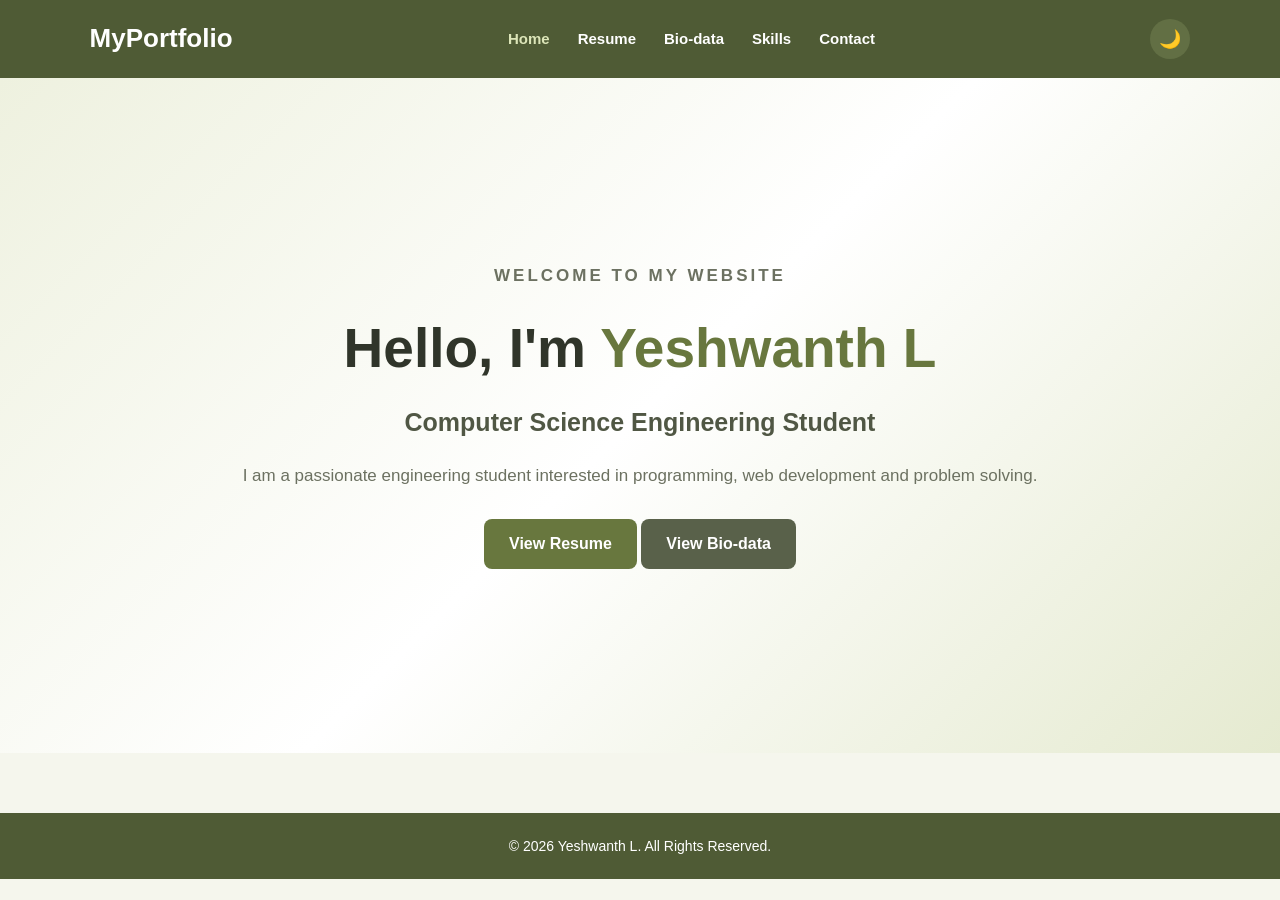
<file: index.html>
<!DOCTYPE html>
<html lang="en"><head>
<meta charset="UTF-8"><meta name="viewport" content="width=device-width, initial-scale=1.0">
<title>My Portfolio | Home</title><link rel="stylesheet" href="style.css">
</head><body>
<header><nav><h2 class="logo">MyPortfolio</h2>
<ul class="nav-links">
<li><a class="active" href="index.html">Home</a></li><li><a href="resume.html">Resume</a></li>
<li><a href="biodata.html">Bio-data</a></li><li><a href="skills.html">Skills</a></li><li><a href="contact.html">Contact</a></li>
</ul><button id="themeBtn">🌙</button></nav></header>
<main class="hero"><section class="hero-content">
<p class="welcome">WELCOME TO MY WEBSITE</p><h1>Hello, I'm <span>Yeshwanth L</span></h1>
<h2>Computer Science Engineering Student</h2>
<p>I am a passionate engineering student interested in programming, web development and problem solving.</p>
<div class="buttons"><a href="resume.html" class="btn">View Resume</a> <a href="biodata.html" class="btn secondary">View Bio-data</a></div>
</section></main><footer><p>&copy; 2026 Yeshwanth L. All Rights Reserved.</p></footer>
<script src="js/script.js"></script></body></html>
</file>
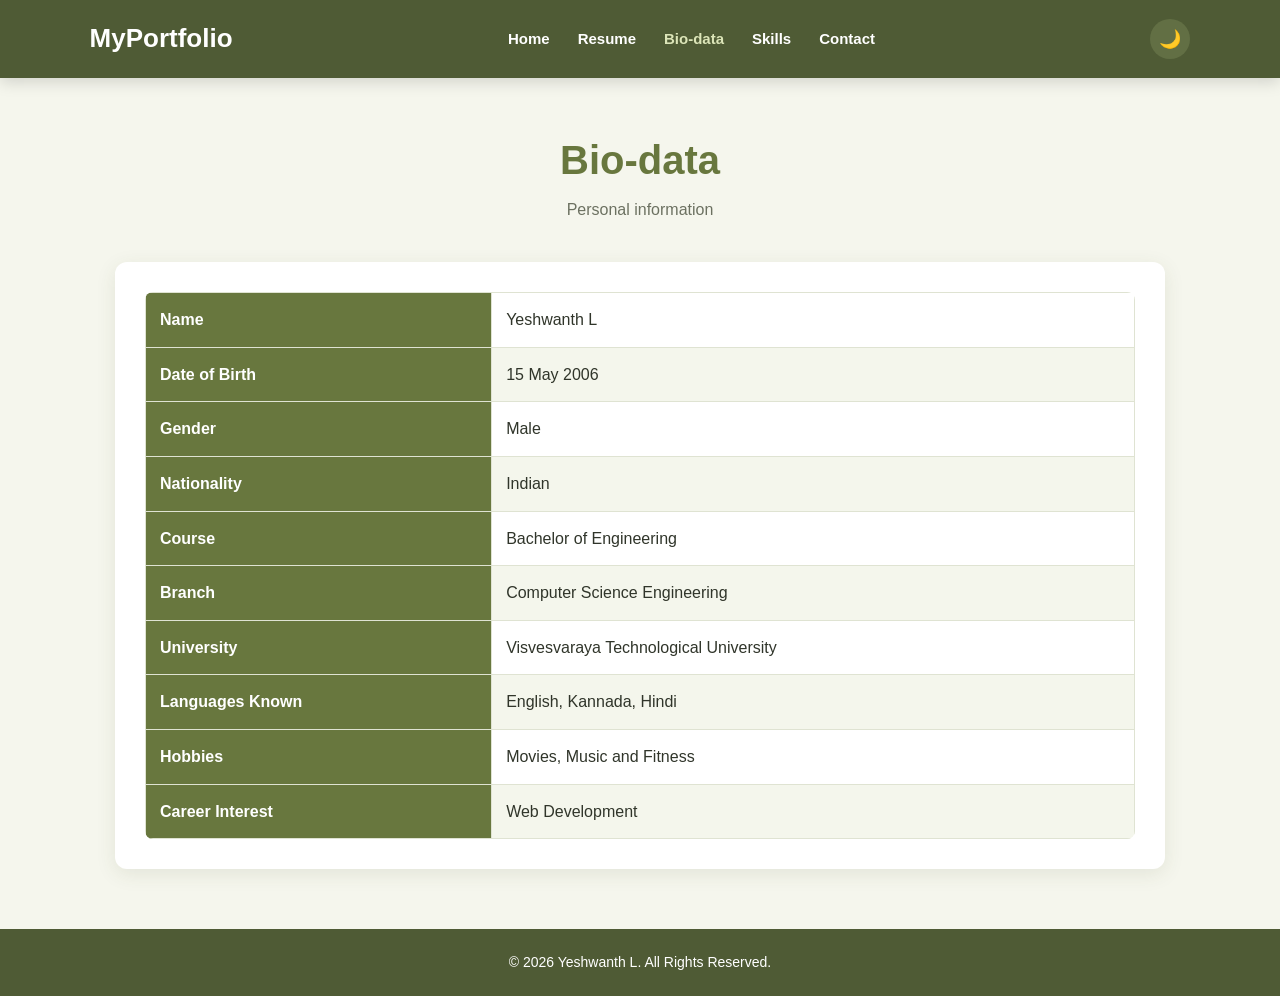
<file: biodata.html>
<!DOCTYPE html>
<html lang="en"><head><meta charset="UTF-8"><meta name="viewport" content="width=device-width, initial-scale=1.0">
<title>Bio-data | Yeshwanth L</title><link rel="stylesheet" href="style.css"></head><body>
<header><nav><h2 class="logo">MyPortfolio</h2><ul class="nav-links">
<li><a href="index.html">Home</a></li><li><a href="resume.html">Resume</a></li><li><a class="active" href="biodata.html">Bio-data</a></li><li><a href="skills.html">Skills</a></li><li><a href="contact.html">Contact</a></li>
</ul><button id="themeBtn">🌙</button></nav></header>
<main class="container"><section class="page-title"><h1>Bio-data</h1><p>Personal information</p></section><section class="card"><table class="biodata-table">
<tr><th>Name</th><td>Yeshwanth L</td></tr><tr><th>Date of Birth</th><td>15 May 2006</td></tr><tr><th>Gender</th><td>Male</td></tr><tr><th>Nationality</th><td>Indian</td></tr><tr><th>Course</th><td>Bachelor of Engineering</td></tr><tr><th>Branch</th><td>Computer Science Engineering</td></tr><tr><th>University</th><td>Visvesvaraya Technological University</td></tr><tr><th>Languages Known</th><td>English, Kannada, Hindi</td></tr><tr><th>Hobbies</th><td>Movies, Music and Fitness</td></tr><tr><th>Career Interest</th><td>Web Development</td></tr>
</table></section></main><footer><p>&copy; 2026 Yeshwanth L. All Rights Reserved.</p></footer><script src="js/script.js"></script></body></html>
</file>
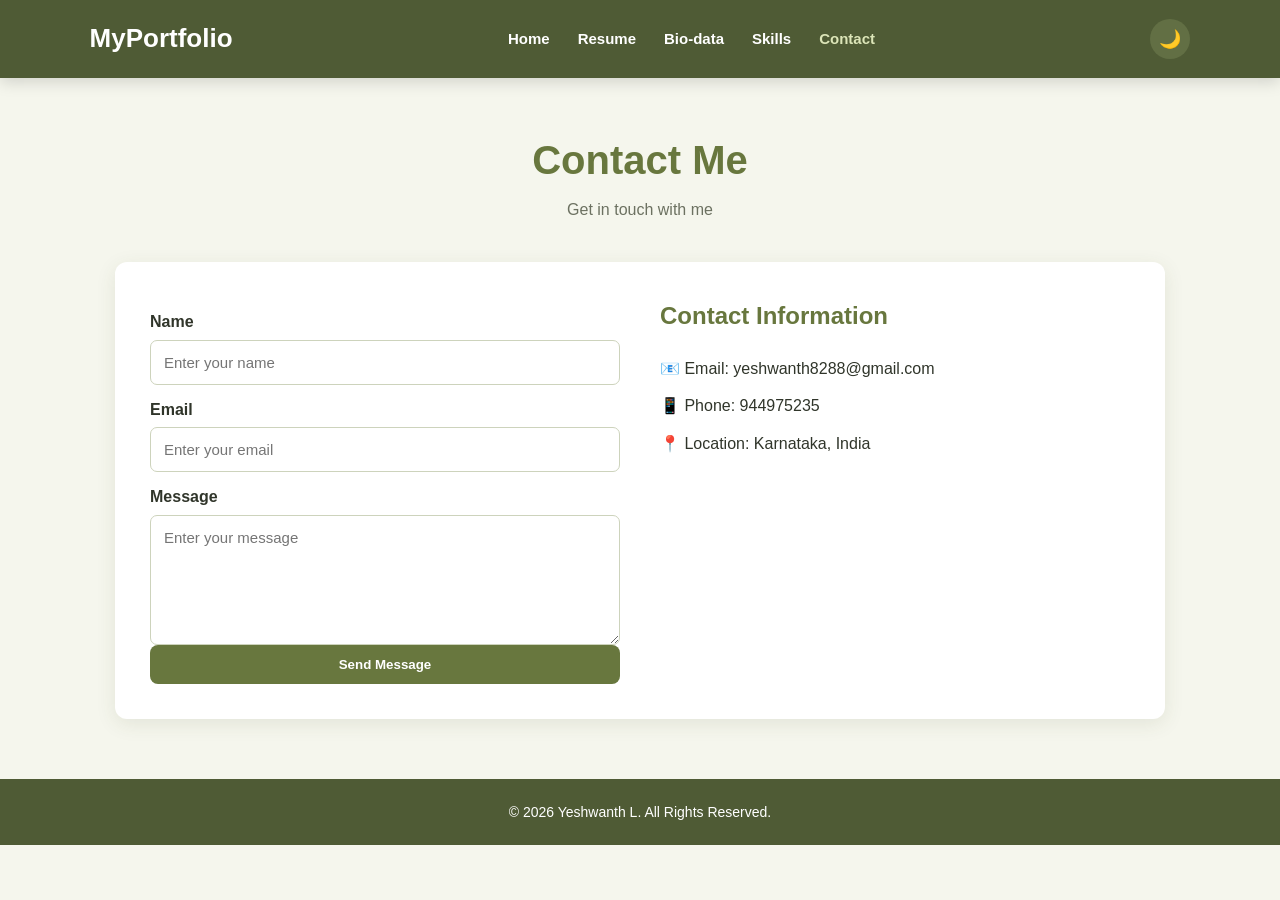
<file: contact.html>
<!DOCTYPE html>
<html lang="en"><head><meta charset="UTF-8"><meta name="viewport" content="width=device-width, initial-scale=1.0">
<title>Contact | Yeshwanth L</title><link rel="stylesheet" href="style.css"></head><body>
<header><nav><h2 class="logo">MyPortfolio</h2><ul class="nav-links">
<li><a href="index.html">Home</a></li><li><a href="resume.html">Resume</a></li><li><a href="biodata.html">Bio-data</a></li><li><a href="skills.html">Skills</a></li><li><a class="active" href="contact.html">Contact</a></li>
</ul><button id="themeBtn">🌙</button></nav></header>
<main class="container"><section class="page-title"><h1>Contact Me</h1><p>Get in touch with me</p></section><section class="contact-card">
<form id="contactForm"><label for="name">Name</label><input type="text" id="name" placeholder="Enter your name">
<label for="email">Email</label><input type="email" id="email" placeholder="Enter your email">
<label for="message">Message</label><textarea id="message" rows="6" placeholder="Enter your message"></textarea>
<button type="submit" class="btn">Send Message</button></form>
<div class="contact-info"><h2>Contact Information</h2><p>📧 Email: yeshwanth8288@gmail.com</p><p>📱 Phone: 944975235</p><p>📍 Location: Karnataka, India</p></div>
</section></main><footer><p>&copy; 2026 Yeshwanth L. All Rights Reserved.</p></footer><script src="js/script.js"></script></body></html>
</file>
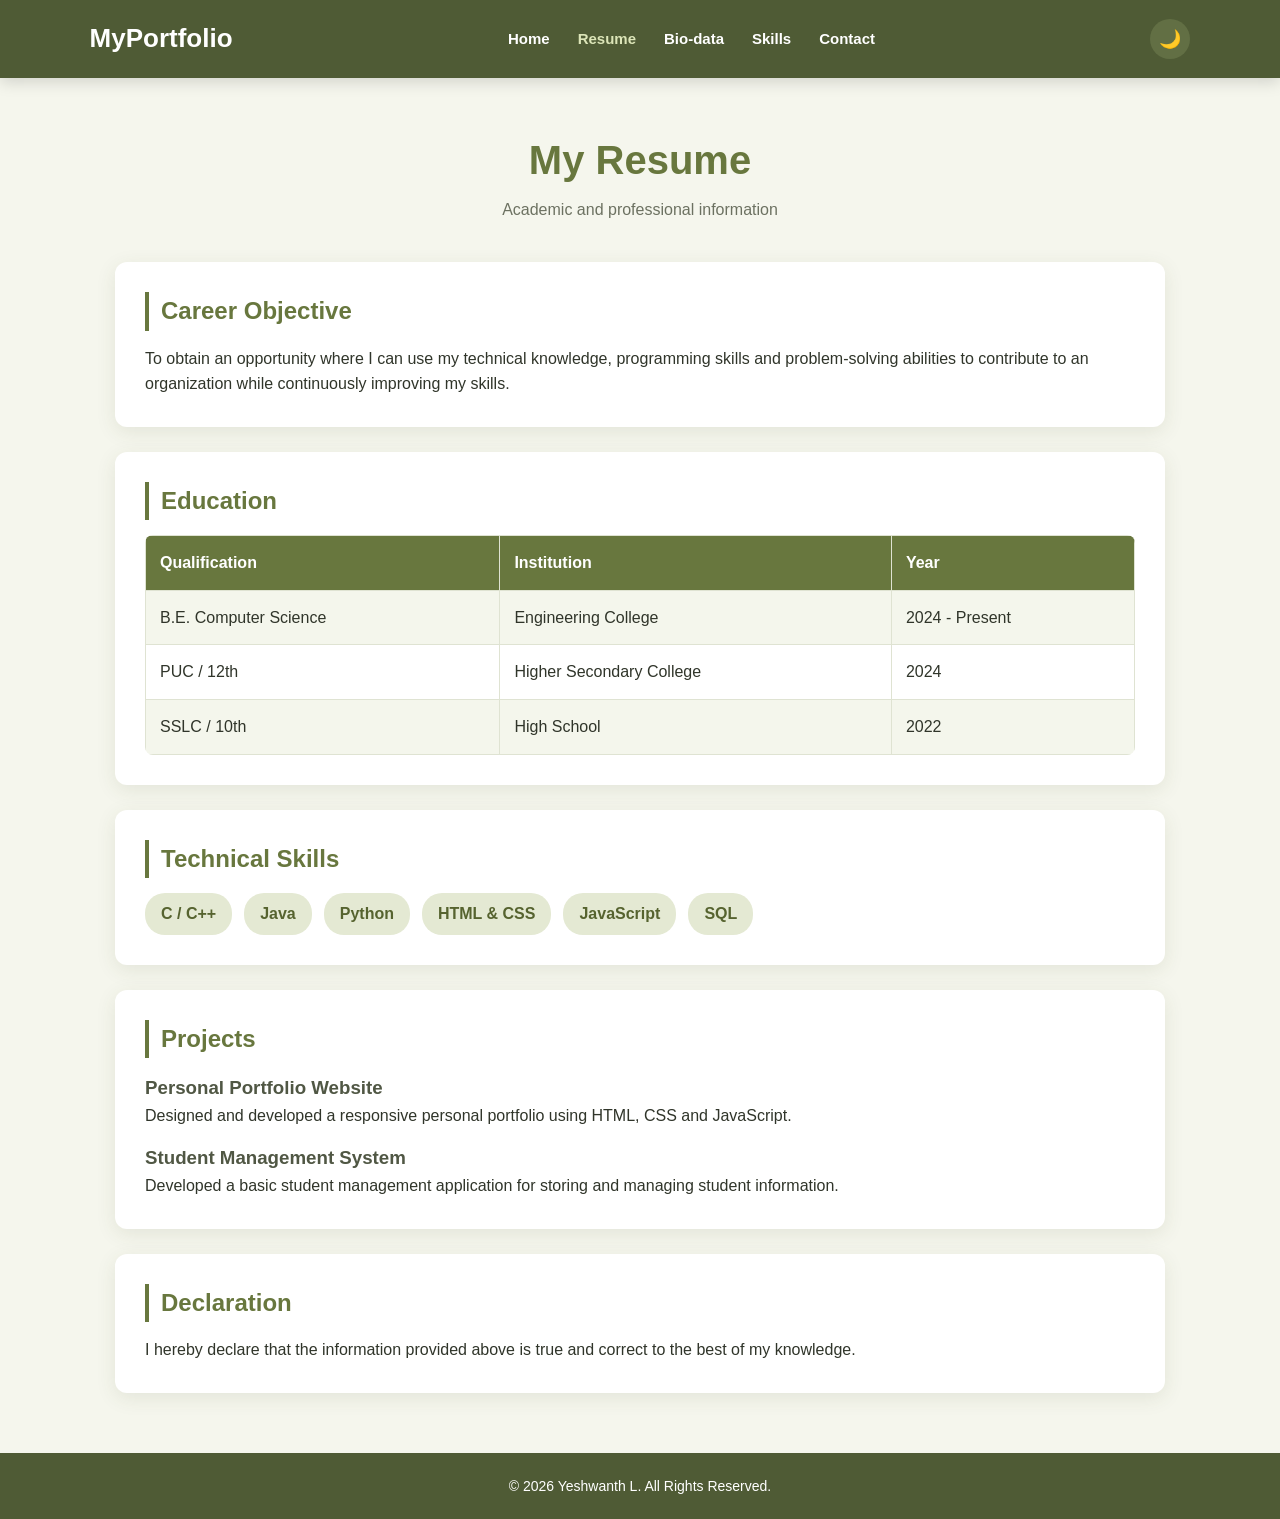
<file: resume.html>
<!DOCTYPE html>
<html lang="en"><head><meta charset="UTF-8"><meta name="viewport" content="width=device-width, initial-scale=1.0">
<title>Resume | Yeshwanth L</title><link rel="stylesheet" href="style.css"></head><body>
<header><nav><h2 class="logo">MyPortfolio</h2><ul class="nav-links">
<li><a href="index.html">Home</a></li><li><a class="active" href="resume.html">Resume</a></li><li><a href="biodata.html">Bio-data</a></li><li><a href="skills.html">Skills</a></li><li><a href="contact.html">Contact</a></li>
</ul><button id="themeBtn">🌙</button></nav></header>
<main class="container"><section class="page-title"><h1>My Resume</h1><p>Academic and professional information</p></section>
<section class="card"><h2>Career Objective</h2><p>To obtain an opportunity where I can use my technical knowledge, programming skills and problem-solving abilities to contribute to an organization while continuously improving my skills.</p></section>
<section class="card"><h2>Education</h2><table><tr><th>Qualification</th><th>Institution</th><th>Year</th></tr>
<tr><td>B.E. Computer Science</td><td>Engineering College</td><td>2024 - Present</td></tr><tr><td>PUC / 12th</td><td>Higher Secondary College</td><td>2024</td></tr><tr><td>SSLC / 10th</td><td>High School</td><td>2022</td></tr></table></section>
<section class="card"><h2>Technical Skills</h2><ul class="skill-list"><li>C / C++</li><li>Java</li><li>Python</li><li>HTML &amp; CSS</li><li>JavaScript</li><li>SQL</li></ul></section>
<section class="card"><h2>Projects</h2><article><h3>Personal Portfolio Website</h3><p>Designed and developed a responsive personal portfolio using HTML, CSS and JavaScript.</p></article>
<article><h3>Student Management System</h3><p>Developed a basic student management application for storing and managing student information.</p></article></section>
<section class="card"><h2>Declaration</h2><p>I hereby declare that the information provided above is true and correct to the best of my knowledge.</p></section></main>
<footer><p>&copy; 2026 Yeshwanth L. All Rights Reserved.</p></footer><script src="js/script.js"></script></body></html>
</file>
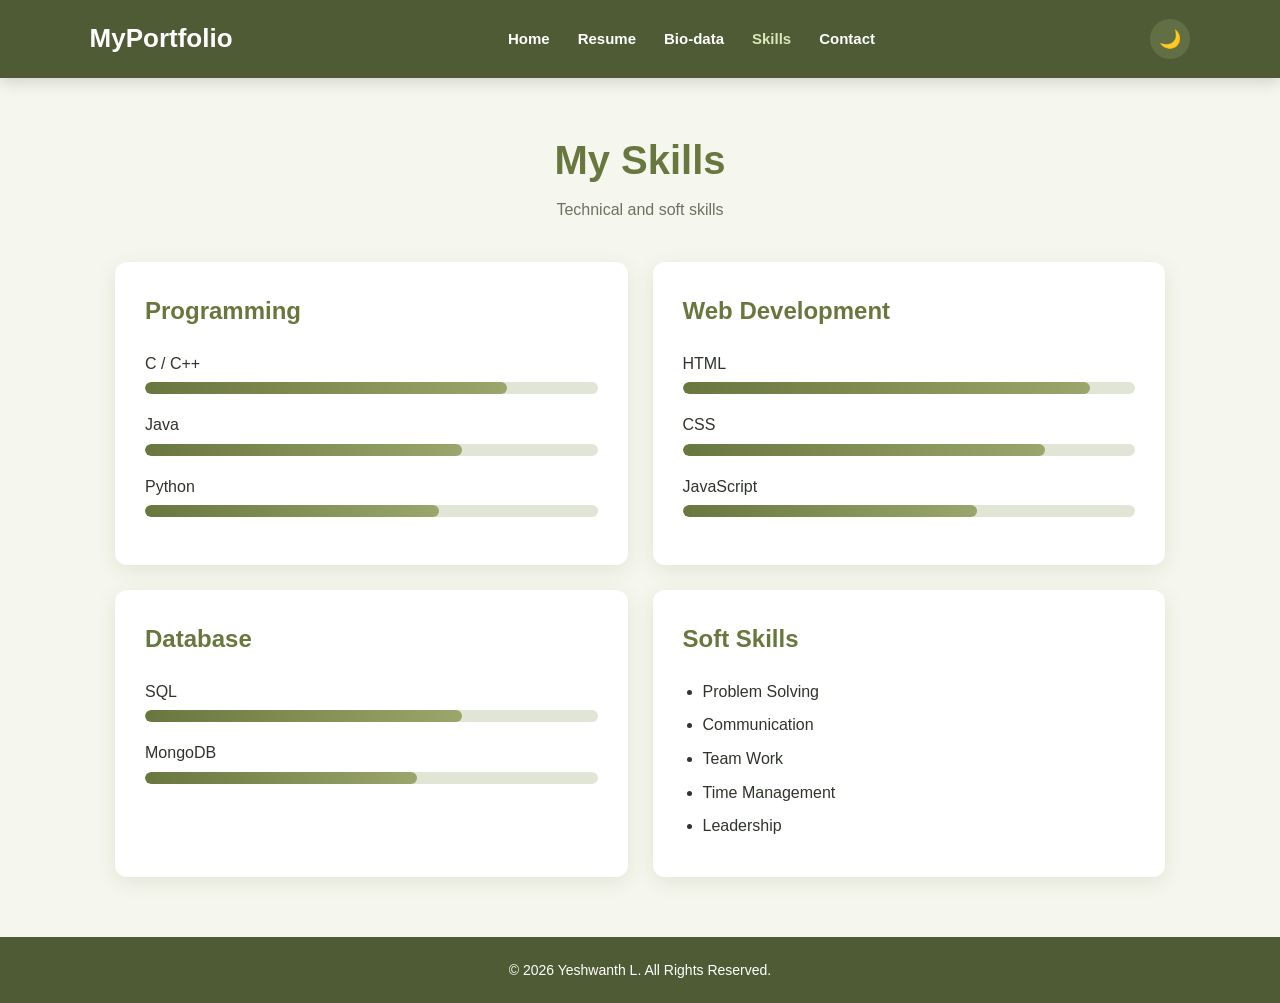
<file: skills.html>
<!DOCTYPE html>
<html lang="en"><head><meta charset="UTF-8"><meta name="viewport" content="width=device-width, initial-scale=1.0">
<title>Skills | Yeshwanth L</title><link rel="stylesheet" href="style.css"></head><body>
<header><nav><h2 class="logo">MyPortfolio</h2><ul class="nav-links">
<li><a href="index.html">Home</a></li><li><a href="resume.html">Resume</a></li><li><a href="biodata.html">Bio-data</a></li><li><a class="active" href="skills.html">Skills</a></li><li><a href="contact.html">Contact</a></li>
</ul><button id="themeBtn">🌙</button></nav></header>
<main class="container"><section class="page-title"><h1>My Skills</h1><p>Technical and soft skills</p></section><section class="skills-grid">
<div class="skill-card"><h2>Programming</h2><p>C / C++</p><div class="progress"><div data-width="80%"></div></div><p>Java</p><div class="progress"><div data-width="70%"></div></div><p>Python</p><div class="progress"><div data-width="65%"></div></div></div>
<div class="skill-card"><h2>Web Development</h2><p>HTML</p><div class="progress"><div data-width="90%"></div></div><p>CSS</p><div class="progress"><div data-width="80%"></div></div><p>JavaScript</p><div class="progress"><div data-width="65%"></div></div></div>
<div class="skill-card"><h2>Database</h2><p>SQL</p><div class="progress"><div data-width="70%"></div></div><p>MongoDB</p><div class="progress"><div data-width="60%"></div></div></div>
<div class="skill-card"><h2>Soft Skills</h2><ul><li>Problem Solving</li><li>Communication</li><li>Team Work</li><li>Time Management</li><li>Leadership</li></ul></div>
</section></main><footer><p>&copy; 2026 Yeshwanth L. All Rights Reserved.</p></footer><script src="js/script.js"></script></body></html>
</file>
<file: style.css>
/* GENERAL */
* { margin: 0; padding: 0; box-sizing: border-box; }
html { scroll-behavior: smooth; }
body { font-family: Arial, Helvetica, sans-serif; background: #f5f6ed; color: #30352a; line-height: 1.6; }
/* NAVIGATION */
header { background: #4f5b35; padding: 18px 7%; box-shadow: 0 4px 15px rgba(0,0,0,.15); }
nav { max-width: 1200px; margin: auto; display: flex; align-items: center; justify-content: space-between; }
.logo { color: white; font-size: 26px; font-weight: bold; }
.nav-links { display: flex; align-items: center; gap: 28px; list-style: none; }
.nav-links a { color: #fff; text-decoration: none; font-size: 15px; font-weight: 600; transition: .3s; }
.nav-links a:hover, .nav-links a.active { color: #dce5b8; }
/* THEME BUTTON */
#themeBtn { border: none; background: #626f44; color: white; width: 40px; height: 40px; border-radius: 50%; cursor: pointer; font-size: 18px; transition: .3s; }
#themeBtn:hover { background: #717e51; transform: rotate(20deg); }
/* HOME */
.hero { min-height: 75vh; display: flex; justify-content: center; align-items: center; text-align: center; background: linear-gradient(135deg, #eef1df, #fff, #e5ead0); padding: 50px 20px; }
.hero-content { max-width: 800px; }
.welcome { color: #68773e; font-size: 14px; font-weight: bold; letter-spacing: 3px; margin-bottom: 15px; }
.hero h1 { font-size: 55px; margin-bottom: 10px; color: #30352a; }
.hero h1 span { color: #68773e; }
.hero h2 { font-size: 25px; color: #505744; margin-bottom: 20px; }
.hero p { font-size: 17px; color: #6c7161; }
/* BUTTONS */
.buttons { margin-top: 30px; }
.btn { display: inline-block; padding: 12px 25px; background: #68773e; color: white; border-radius: 8px; text-decoration: none; font-weight: bold; border: none; cursor: pointer; transition: .3s; }
.btn:hover { background: #56632f; transform: translateY(-2px); }
.secondary { background: #59614a; } .secondary:hover { background: #424938; }
/* CONTAINER AND TITLES */
.container { width: 90%; max-width: 1050px; margin: 50px auto; }
.page-title { text-align: center; margin-bottom: 40px; }
.page-title h1 { font-size: 40px; color: #68773e; margin-bottom: 5px; }
.page-title p { color: #6c7161; }
/* CARDS */
.card { background: white; padding: 30px; margin-bottom: 25px; border-radius: 12px; box-shadow: 0 5px 20px rgba(65,75,40,.10); transition: .3s; }
.card:hover { transform: translateY(-3px); box-shadow: 0 10px 30px rgba(65,75,40,.15); }
.card h2 { color: #68773e; margin-bottom: 15px; border-left: 4px solid #68773e; padding-left: 12px; }
.card h3 { margin-top: 15px; color: #505744; }
/* TABLES */
table { width: 100%; border-collapse: collapse; overflow: hidden; border-radius: 8px; }
th, td { padding: 14px; border: 1px solid #dfe3d2; text-align: left; }
th { background: #68773e; color: white; }
tr:nth-child(even) { background: #f4f6ec; } tr:hover { background: #e7ecd7; }
.biodata-table th { width: 35%; }
/* SKILLS */
.skill-list { display: flex; flex-wrap: wrap; gap: 12px; list-style: none; }
.skill-list li { background: #e4e9d3; color: #56632f; padding: 8px 16px; border-radius: 20px; font-weight: 600; }
.skills-grid { display: grid; grid-template-columns: repeat(2, 1fr); gap: 25px; }
.skill-card { background: white; padding: 30px; border-radius: 12px; box-shadow: 0 5px 20px rgba(65,75,40,.10); }
.skill-card h2 { color: #68773e; margin-bottom: 20px; } .skill-card ul { padding-left: 20px; } .skill-card li { margin-bottom: 8px; }
/* PROGRESS */
.progress { width: 100%; height: 12px; background: #e1e5d5; border-radius: 10px; margin: 6px 0 18px; overflow: hidden; }
.progress div { height: 100%; width: 0; background: linear-gradient(90deg, #68773e, #9aa66b); border-radius: 10px; transition: width 1.5s ease-in-out; }
/* CONTACT */
.contact-card { background: white; padding: 35px; border-radius: 12px; display: grid; grid-template-columns: 1fr 1fr; gap: 40px; box-shadow: 0 5px 20px rgba(65,75,40,.10); }
form { display: flex; flex-direction: column; } label { margin-top: 12px; margin-bottom: 5px; font-weight: bold; }
input, textarea { width: 100%; padding: 13px; border: 1px solid #cdd3bc; border-radius: 7px; font-family: inherit; font-size: 15px; outline: none; transition: .3s; }
input:focus, textarea:focus { border-color: #68773e; box-shadow: 0 0 0 3px rgba(104,119,62,.15); }
.contact-info h2 { color: #68773e; margin-bottom: 20px; } .contact-info p { margin-bottom: 12px; }
/* FOOTER */
footer { background: #4f5b35; color: white; text-align: center; padding: 22px; margin-top: 60px; }
footer p { font-size: 14px; }
/* DARK MODE */
.dark-mode { background: #1c2117; color: #e5e8dc; }
.dark-mode .hero { background: #1c2117; } .dark-mode .hero h1 { color: white; }
.dark-mode .hero h2 { color: #d5dac9; } .dark-mode .hero p, .dark-mode .page-title p { color: #aeb5a0; }
.dark-mode .card, .dark-mode .skill-card, .dark-mode .contact-card { background: #293021; color: #e5e8dc; }
.dark-mode .card h3 { color: #e5e8dc; } .dark-mode tr:nth-child(even) { background: #363d2b; }
.dark-mode td { border-color: #4b543c; } .dark-mode input, .dark-mode textarea { background: #363d2b; color: white; border-color: #4b543c; }
.dark-mode .skill-list li { background: #3b442d; color: #dbe4bd; } .dark-mode .progress { background: #414936; }
/* RESPONSIVE */
@media (max-width: 768px) {
 nav { flex-direction: column; gap: 18px; }
 .nav-links { flex-wrap: wrap; justify-content: center; gap: 15px; }
 .hero h1 { font-size: 40px; } .hero h2 { font-size: 20px; }
 .skills-grid, .contact-card { grid-template-columns: 1fr; }
 .container { width: 92%; } table { font-size: 14px; }
}
</file>
